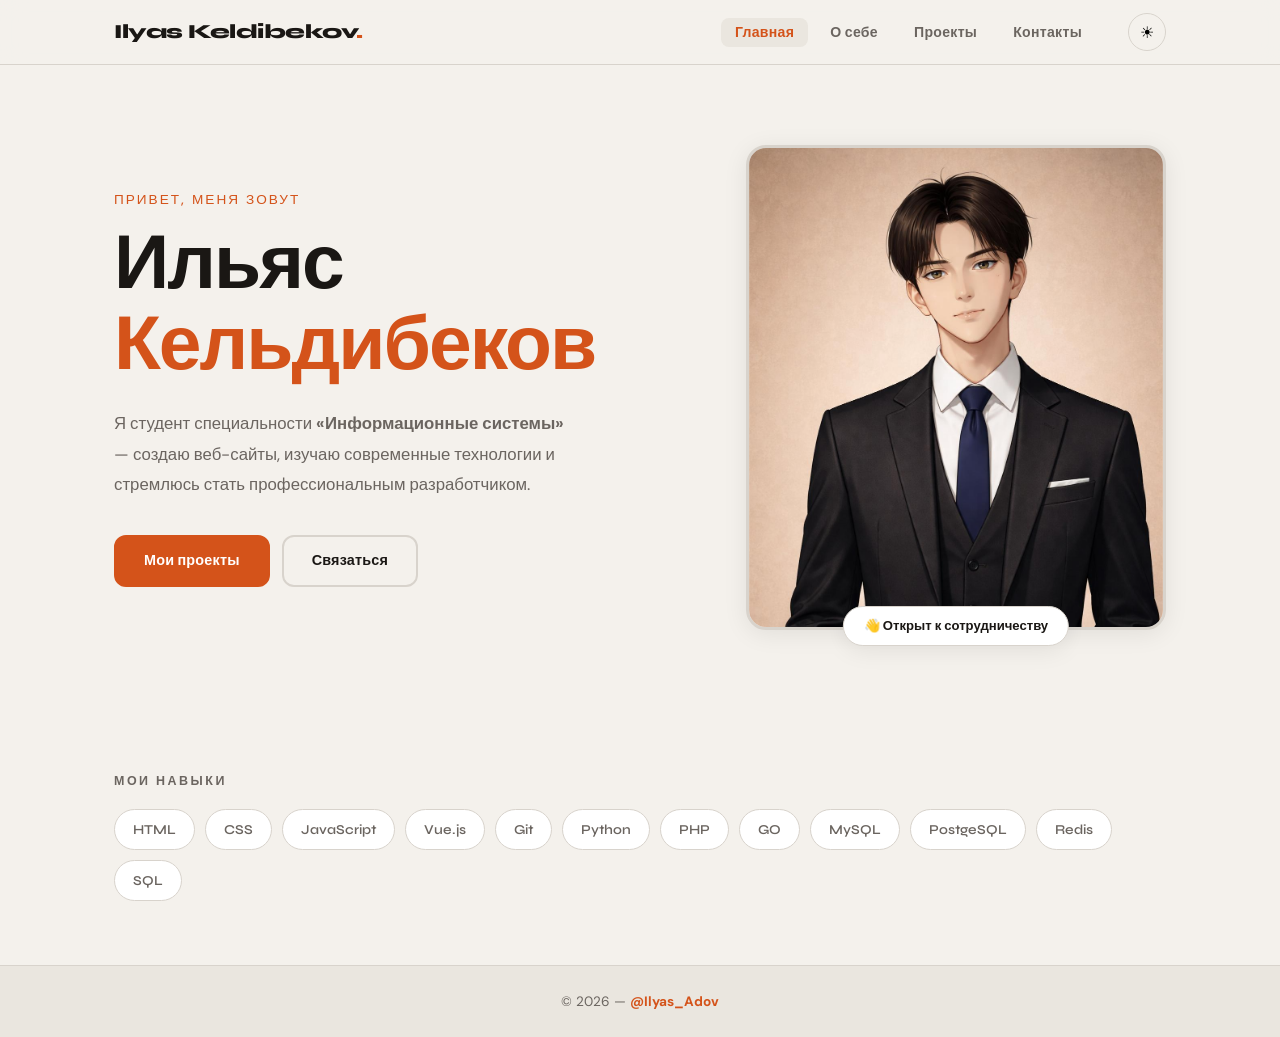
<file: index.html>
<!DOCTYPE html>
<html lang="ru">
<head>
  <meta charset="UTF-8">
  <meta name="viewport" content="width=device-width, initial-scale=1.0">
  <title>Портфолио — Главная</title>
  <link rel="stylesheet" href="style.css">
  <link href="https://fonts.googleapis.com/css2?family=Syne:wght@400;600;700;800&family=DM+Sans:ital,wght@0,300;0,400;0,500;1,300&display=swap" rel="stylesheet">
</head>
<body>

  <header>
    <nav class="navbar">
      <a href="index.html" class="logo">Ilyas Keldibekov<span>.</span></a>
      <ul class="nav-links">
        <li><a href="index.html" class="active">Главная</a></li>
        <li><a href="about.html">О себе</a></li>
        <li><a href="projects.html">Проекты</a></li>
        <li><a href="contact.html">Контакты</a></li>
      </ul>
      <button class="theme-toggle" id="themeToggle" aria-label="Сменить тему">
        <span class="theme-icon">☀</span>
      </button>
      <button class="burger" id="burger" aria-label="Меню">
        <span></span><span></span><span></span>
      </button>
    </nav>
  </header>

  <main>
    <section class="hero">
      <div class="hero-content">
        <p class="hero-label">Привет, меня зовут</p>
        <h1 class="hero-title">Ильяс <br><em>Кельдибеков</em></h1>
        <p class="hero-desc">Я студент специальности <strong>«Информационные системы»</strong> — создаю веб-сайты, изучаю современные технологии и стремлюсь стать профессиональным разработчиком.</p>
        <div class="hero-actions">
          <a href="projects.html" class="btn btn-primary">Мои проекты</a>
          <a href="contact.html" class="btn btn-outline">Связаться</a>
        </div>
      </div>
      <div class="hero-photo">
        <div class="photo-frame">
          <img src="./photo.png" alt="Моё фото"/>
        </div>
        <div class="photo-badge">👋 Открыт к сотрудничеству</div>
      </div>
    </section>

    <section class="skills-preview">
      <h2 class="section-label">Мои навыки</h2>
      <div class="skills-grid">
        <div class="skill-chip">HTML</div>
        <div class="skill-chip">CSS</div>
        <div class="skill-chip">JavaScript</div>
        <div class="skill-chip">Vue.js</div>
        <div class="skill-chip">Git</div>
        <div class="skill-chip">Python</div>
        <div class="skill-chip">PHP</div>
        <div class="skill-chip">GO</div>
        <div class="skill-chip">MySQL</div>
        <div class="skill-chip">PostgeSQL</div>
        <div class="skill-chip">Redis</div>
        <div class="skill-chip">SQL</div>
      </div>
    </section>
  </main>

  <footer>
    <p>&copy; <span id="year"></span> — <span class="nick">@Ilyas_Adov</span></p>
  </footer>

  <script src="script.js"></script>
</body>
</html>
</file>
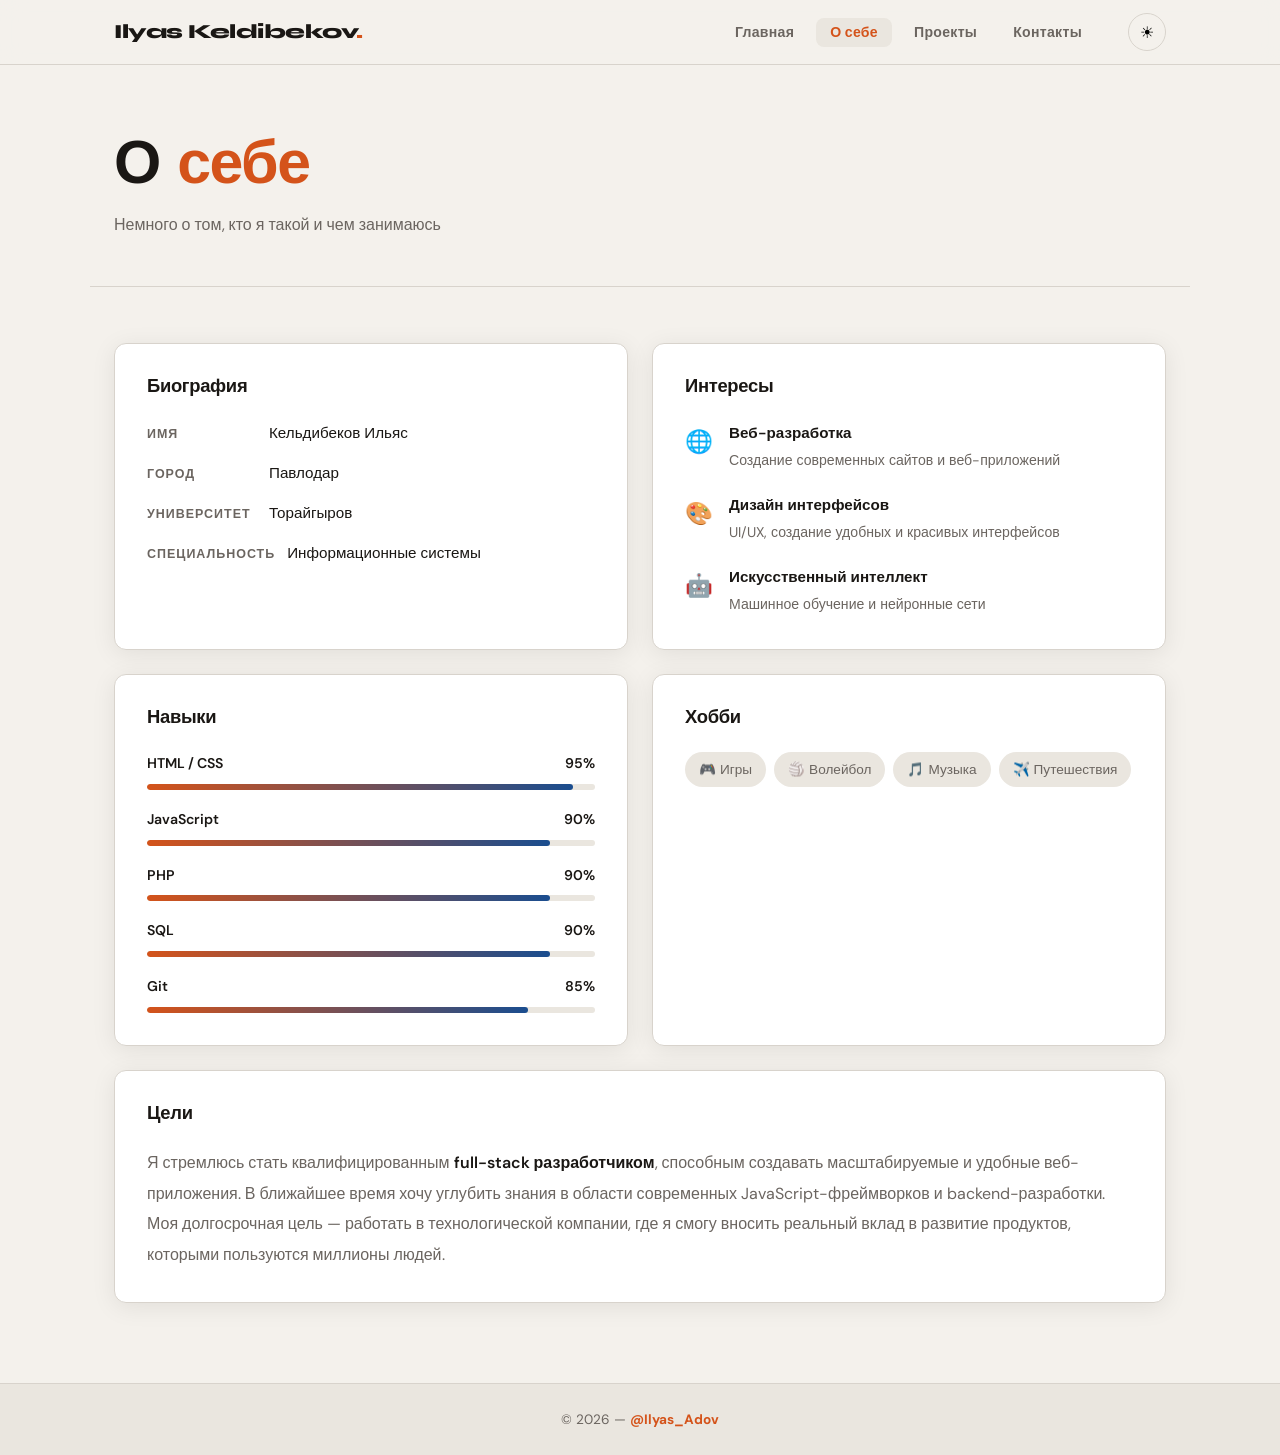
<file: about.html>
<!DOCTYPE html>
<html lang="ru">
<head>
  <meta charset="UTF-8">
  <meta name="viewport" content="width=device-width, initial-scale=1.0">
  <title>Портфолио — О себе</title>
  <link rel="stylesheet" href="style.css">
  <link href="https://fonts.googleapis.com/css2?family=Syne:wght@400;600;700;800&family=DM+Sans:ital,wght@0,300;0,400;0,500;1,300&display=swap" rel="stylesheet">
</head>
<body>

  <header>
    <nav class="navbar">
      <a href="index.html" class="logo">Ilyas Keldibekov<span>.</span></a>
      <ul class="nav-links">
        <li><a href="index.html">Главная</a></li>
        <li><a href="about.html" class="active">О себе</a></li>
        <li><a href="projects.html">Проекты</a></li>
        <li><a href="contact.html">Контакты</a></li>
      </ul>
      <button class="theme-toggle" id="themeToggle" aria-label="Сменить тему">
        <span class="theme-icon">☀</span>
      </button>
      <button class="burger" id="burger" aria-label="Меню">
        <span></span><span></span><span></span>
      </button>
    </nav>
  </header>

  <main>
    <section class="page-hero">
      <h1>О <em>себе</em></h1>
      <p class="page-sub">Немного о том, кто я такой и чем занимаюсь</p>
    </section>

    <section class="about-grid">
      <div class="about-bio card">
        <h2>Биография</h2>
        <ul class="bio-list">
          <li><span class="bio-label">Имя</span> Кельдибеков Ильяс</li>
          <li><span class="bio-label">Город</span> Павлодар</li>
          <li><span class="bio-label">Университет</span> Торайгыров</li>
          <li><span class="bio-label">Специальность</span> Информационные системы</li>
        </ul>
      </div>

      <div class="about-interests card">
        <h2>Интересы</h2>
        <div class="interests-list">
          <div class="interest-item">
            <span class="interest-icon">🌐</span>
            <div>
              <strong>Веб-разработка</strong>
              <p>Создание современных сайтов и веб-приложений</p>
            </div>
          </div>
          <div class="interest-item">
            <span class="interest-icon">🎨</span>
            <div>
              <strong>Дизайн интерфейсов</strong>
              <p>UI/UX, создание удобных и красивых интерфейсов</p>
            </div>
          </div>
          <div class="interest-item">
            <span class="interest-icon">🤖</span>
            <div>
              <strong>Искусственный интеллект</strong>
              <p>Машинное обучение и нейронные сети</p>
            </div>
          </div>
        </div>
      </div>

      <div class="about-skills card">
        <h2>Навыки</h2>
        <div class="skill-bars">
          <div class="skill-bar-item">
            <div class="skill-bar-header"><span>HTML / CSS</span><span>95%</span></div>
            <div class="skill-bar-track"><div class="skill-bar-fill" style="--pct:95%"></div></div>
          </div>
          <div class="skill-bar-item">
            <div class="skill-bar-header"><span>JavaScript</span><span>90%</span></div>
            <div class="skill-bar-track"><div class="skill-bar-fill" style="--pct:90%"></div></div>
          </div>
          <div class="skill-bar-item">
            <div class="skill-bar-header"><span>PHP</span><span>90%</span></div>
            <div class="skill-bar-track"><div class="skill-bar-fill" style="--pct:90%"></div></div>
          </div>
          <div class="skill-bar-item">
            <div class="skill-bar-header"><span>SQL</span><span>90%</span></div>
            <div class="skill-bar-track"><div class="skill-bar-fill" style="--pct:90%"></div></div>
          </div>
          <div class="skill-bar-item">
            <div class="skill-bar-header"><span>Git</span><span>85%</span></div>
            <div class="skill-bar-track"><div class="skill-bar-fill" style="--pct:85%"></div></div>
          </div>
        </div>
      </div>

      <div class="about-hobbies card">
        <h2>Хобби</h2>
        <div class="hobbies-grid">
          <div class="hobby-tag">🎮 Игры</div>
          <div class="hobby-tag">🏐 Волейбол</div>
          <div class="hobby-tag">🎵 Музыка</div>
          <div class="hobby-tag">✈️ Путешествия</div>
        </div>
      </div>

      <div class="about-goals card full-width">
        <h2>Цели</h2>
        <p>Я стремлюсь стать квалифицированным <strong>full-stack разработчиком</strong>, способным создавать масштабируемые и удобные веб-приложения. В ближайшее время хочу углубить знания в области современных JavaScript-фреймворков и backend-разработки. Моя долгосрочная цель — работать в технологической компании, где я смогу вносить реальный вклад в развитие продуктов, которыми пользуются миллионы людей.</p>
      </div>
    </section>
  </main>

  <footer>
    <p>&copy; <span id="year"></span> — <span class="nick">@Ilyas_Adov</span></p>
  </footer>

  <script src="script.js"></script>
</body>
</html>
</file>
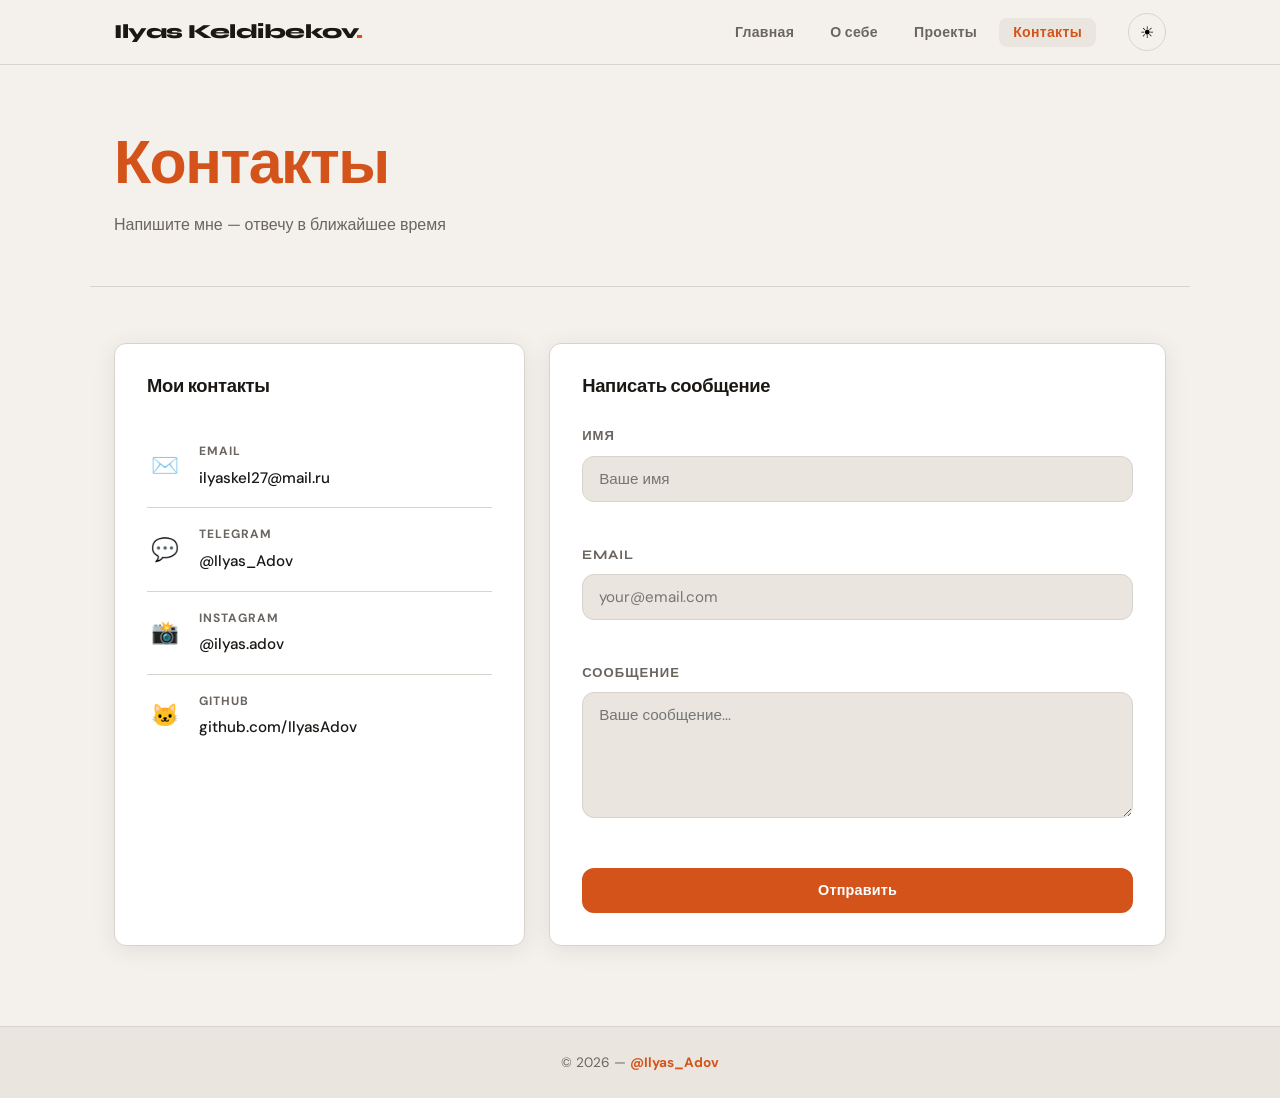
<file: contact.html>
<!DOCTYPE html>
<html lang="ru">
<head>
  <meta charset="UTF-8">
  <meta name="viewport" content="width=device-width, initial-scale=1.0">
  <title>Портфолио — Контакты</title>
  <link rel="stylesheet" href="style.css">
  <link href="https://fonts.googleapis.com/css2?family=Syne:wght@400;600;700;800&family=DM+Sans:ital,wght@0,300;0,400;0,500;1,300&display=swap" rel="stylesheet">
</head>
<body>

  <header>
    <nav class="navbar">
      <a href="index.html" class="logo">Ilyas Keldibekov<span>.</span></a>
      <ul class="nav-links">
        <li><a href="index.html">Главная</a></li>
        <li><a href="about.html">О себе</a></li>
        <li><a href="projects.html">Проекты</a></li>
        <li><a href="contact.html" class="active">Контакты</a></li>
      </ul>
      <button class="theme-toggle" id="themeToggle" aria-label="Сменить тему">
        <span class="theme-icon">☀</span>
      </button>
      <button class="burger" id="burger" aria-label="Меню">
        <span></span><span></span><span></span>
      </button>
    </nav>
  </header>

  <main>
    <section class="page-hero">
      <h1><em>Контакты</em></h1>
      <p class="page-sub">Напишите мне — отвечу в ближайшее время</p>
    </section>

    <section class="contact-layout">

      <div class="contact-info card">
        <h2>Мои контакты</h2>

        <div class="contact-item">
          <span class="contact-icon">✉️</span>
          <div>
            <p class="contact-label">Email</p>
            <a href="mailto:ilyaskel27@mail.ru">ilyaskel27@mail.ru</a>
          </div>
        </div>

        <div class="contact-item">
          <span class="contact-icon">💬</span>
          <div>
            <p class="contact-label">Telegram</p>
            <a href="https://t.me/Ilyas_Adov" target="_blank" rel="noopener">@Ilyas_Adov</a>
          </div>
        </div>

        <div class="contact-item">
          <span class="contact-icon">📸</span>
          <div>
            <p class="contact-label">Instagram</p>
            <a href="https://instagram.com/ilyas.adov" target="_blank" rel="noopener">@ilyas.adov</a>
          </div>
        </div>

        <div class="contact-item">
          <span class="contact-icon">🐱</span>
          <div>
            <p class="contact-label">GitHub</p>
            <a href="https://github.com/IlyasAdov" target="_blank" rel="noopener">github.com/IlyasAdov</a>
          </div>
        </div>
      </div>

      <div class="contact-form-wrap card">
        <h2>Написать сообщение</h2>
        <form id="contactForm" novalidate>
          <div class="form-group">
            <label for="name">Имя</label>
            <input type="text" id="name" name="name" placeholder="Ваше имя" required />
            <span class="error-msg" id="nameError"></span>
          </div>
          <div class="form-group">
            <label for="email">Email</label>
            <input type="email" id="email" name="email" placeholder="your@email.com" required />
            <span class="error-msg" id="emailError"></span>
          </div>
          <div class="form-group">
            <label for="message">Сообщение</label>
            <textarea id="message" name="message" rows="5" placeholder="Ваше сообщение..." required></textarea>
            <span class="error-msg" id="messageError"></span>
          </div>
          <button type="submit" class="btn btn-primary btn-full">Отправить</button>
          <div class="form-success" id="formSuccess">✅ Сообщение отправлено! Я свяжусь с вами в ближайшее время.</div>
        </form>
      </div>

    </section>
  </main>

  <footer>
    <p>&copy; <span id="year"></span> — <span class="nick">@Ilyas_Adov</span></p>
  </footer>

  <script src="script.js"></script>
</body>
</html>
</file>
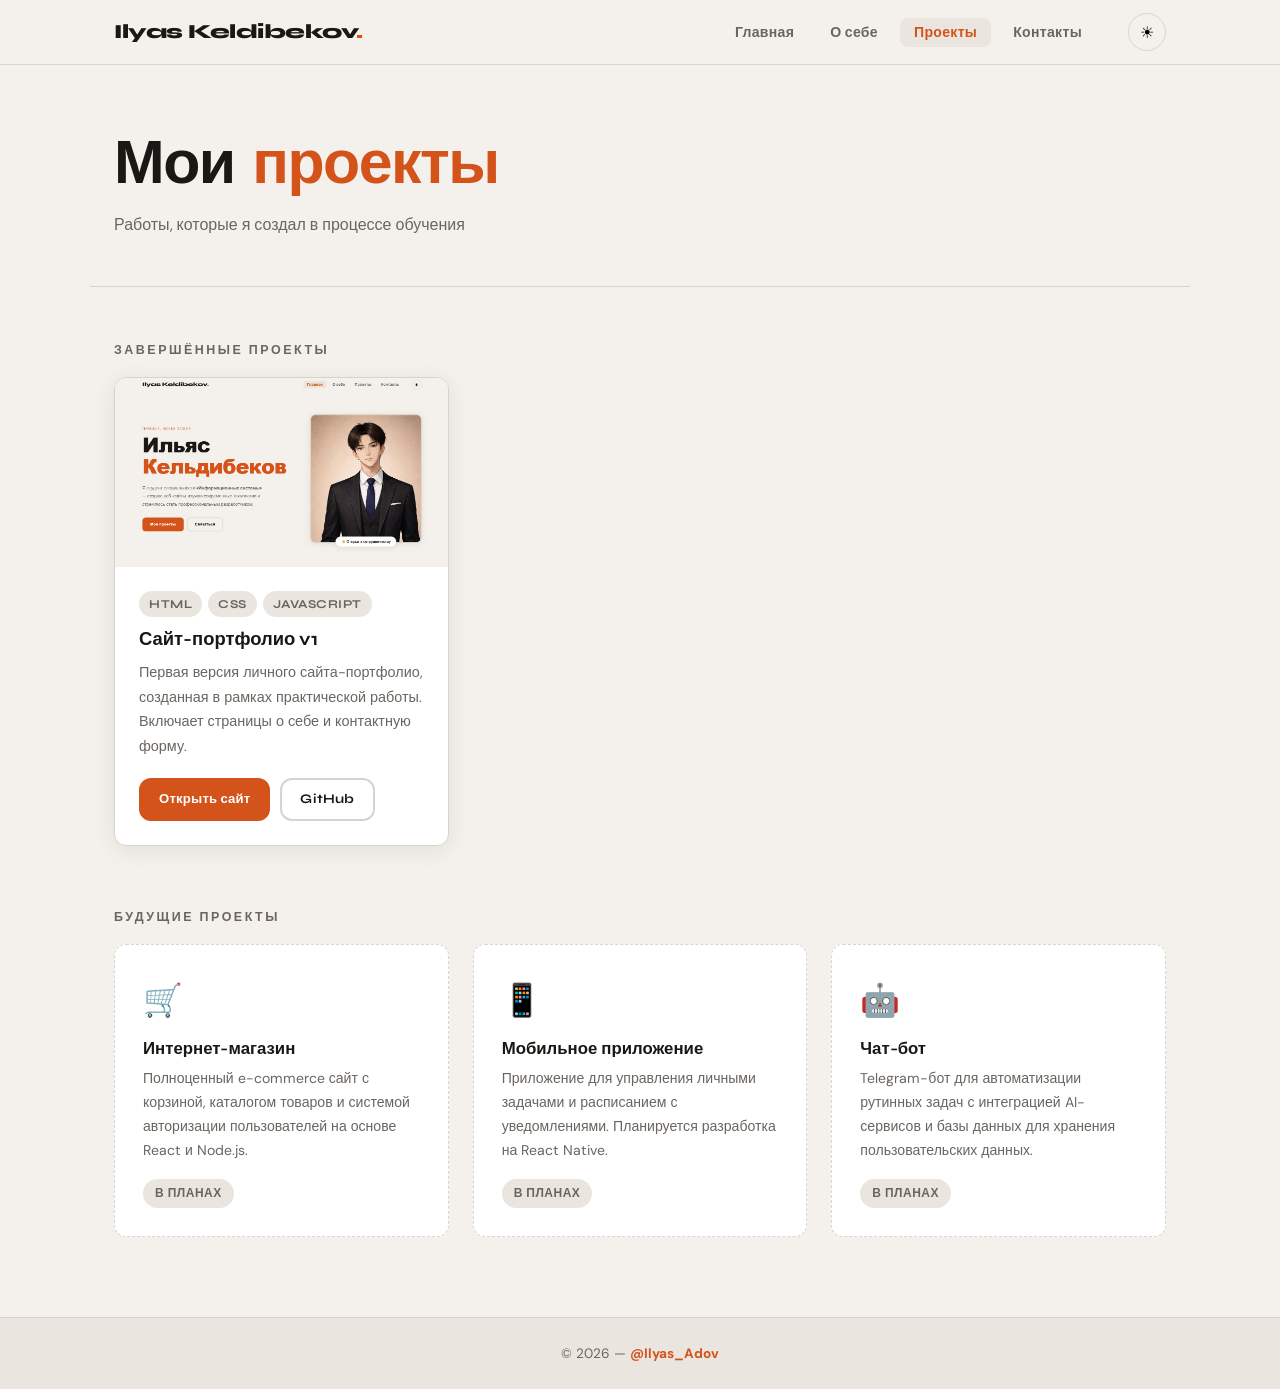
<file: projects.html>
<!DOCTYPE html>
<html lang="ru">
<head>
  <meta charset="UTF-8">
  <meta name="viewport" content="width=device-width, initial-scale=1.0">
  <title>Портфолио — Проекты</title>
  <link rel="stylesheet" href="style.css">
  <link href="https://fonts.googleapis.com/css2?family=Syne:wght@400;600;700;800&family=DM+Sans:ital,wght@0,300;0,400;0,500;1,300&display=swap" rel="stylesheet">
</head>
<body>

  <header>
    <nav class="navbar">
      <a href="index.html" class="logo">Ilyas Keldibekov<span>.</span></a>
      <ul class="nav-links">
        <li><a href="index.html">Главная</a></li>
        <li><a href="about.html">О себе</a></li>
        <li><a href="projects.html" class="active">Проекты</a></li>
        <li><a href="contact.html">Контакты</a></li>
      </ul>
      <button class="theme-toggle" id="themeToggle" aria-label="Сменить тему">
        <span class="theme-icon">☀</span>
      </button>
      <button class="burger" id="burger" aria-label="Меню">
        <span></span><span></span><span></span>
      </button>
    </nav>
  </header>

  <main>
    <section class="page-hero">
      <h1>Мои <em>проекты</em></h1>
      <p class="page-sub">Работы, которые я создал в процессе обучения</p>
    </section>

    <section class="projects-section">
      <h2 class="section-label">Завершённые проекты</h2>
      <div class="projects-grid">

        <article class="project-card">
          <div class="project-img">
            <img src="./project.png" alt="Скриншот проекта 1" />
          </div>
          <div class="project-body">
            <div class="project-tags">
              <span class="tag">HTML</span>
              <span class="tag">CSS</span>
              <span class="tag">JavaScript</span>
            </div>
            <h3>Сайт-портфолио v1</h3>
            <p>Первая версия личного сайта-портфолио, созданная в рамках практической работы. Включает страницы о себе и контактную форму.</p>
            <div class="project-links">
              <a href="/" class="btn btn-sm btn-primary">Открыть сайт</a>
              <a href="https://github.com/IlyasAdov/portfolio" class="btn btn-sm btn-outline">GitHub</a>
            </div>
          </div>
        </article>

      </div>
    </section>

    <section class="future-projects">
      <h2 class="section-label">Будущие проекты</h2>
      <div class="future-grid">
        <div class="future-card">
          <div class="future-icon">🛒</div>
          <h3>Интернет-магазин</h3>
          <p>Полноценный e-commerce сайт с корзиной, каталогом товаров и системой авторизации пользователей на основе React и Node.js.</p>
          <span class="future-badge">В планах</span>
        </div>
        <div class="future-card">
          <div class="future-icon">📱</div>
          <h3>Мобильное приложение</h3>
          <p>Приложение для управления личными задачами и расписанием с уведомлениями. Планируется разработка на React Native.</p>
          <span class="future-badge">В планах</span>
        </div>
        <div class="future-card">
          <div class="future-icon">🤖</div>
          <h3>Чат-бот</h3>
          <p>Telegram-бот для автоматизации рутинных задач с интеграцией AI-сервисов и базы данных для хранения пользовательских данных.</p>
          <span class="future-badge">В планах</span>
        </div>
      </div>
    </section>
  </main>

  <footer>
    <p>&copy; <span id="year"></span> — <span class="nick">@Ilyas_Adov</span></p>
  </footer>

  <script src="script.js"></script>
</body>
</html>
</file>
<file: style.css>
/* ============================================
   PORTFOLIO SITE V2 — STYLES
   ============================================ */

/* --- Google Fonts --- */
@import url('https://fonts.googleapis.com/css2?family=Syne:wght@400;600;700;800&family=DM+Sans:ital,wght@0,300;0,400;0,500;1,300&display=swap');

/* --- CSS Variables (Light Theme) --- */
:root {
  --bg:          #f4f1ec;
  --bg-alt:      #eae6df;
  --card-bg:     #ffffff;
  --text:        #1a1714;
  --text-muted:  #6b6560;
  --accent:      #d4531a;
  --accent-2:    #1a4d8f;
  --border:      #d8d3cc;
  --nav-bg:      rgba(244, 241, 236, 0.92);
  --shadow:      0 4px 24px rgba(0,0,0,0.08);
  --radius:      12px;
  --font-head:   'Syne', sans-serif;
  --font-body:   'DM Sans', sans-serif;
  --transition:  0.3s ease;
}

/* --- Dark Theme --- */
body.dark {
  --bg:          #111014;
  --bg-alt:      #1a191e;
  --card-bg:     #1f1e24;
  --text:        #eeebf0;
  --text-muted:  #9590a0;
  --accent:      #ff6b35;
  --accent-2:    #5b9bf5;
  --border:      #2e2c36;
  --nav-bg:      rgba(17, 16, 20, 0.94);
  --shadow:      0 4px 24px rgba(0,0,0,0.35);
}

/* --- Reset & Base --- */
*, *::before, *::after { box-sizing: border-box; margin: 0; padding: 0; }

html { scroll-behavior: smooth; }

body {
  font-family: var(--font-body);
  font-size: 16px;
  line-height: 1.7;
  color: var(--text);
  background: var(--bg);
  transition: background var(--transition), color var(--transition);
  min-height: 100vh;
  display: flex;
  flex-direction: column;
}

main { flex: 1; }

img { max-width: 100%; display: block; }

a { color: var(--accent); text-decoration: none; transition: color var(--transition); }
a:hover { color: var(--accent-2); }

h1, h2, h3 { font-family: var(--font-head); line-height: 1.15; }

/* ============================================
   HEADER & NAV
   ============================================ */
header {
  position: sticky;
  top: 0;
  z-index: 100;
  background: var(--nav-bg);
  backdrop-filter: blur(12px);
  -webkit-backdrop-filter: blur(12px);
  border-bottom: 1px solid var(--border);
  transition: background var(--transition), border-color var(--transition);
}

.navbar {
  max-width: 1100px;
  margin: 0 auto;
  padding: 0 24px;
  height: 64px;
  display: flex;
  align-items: center;
  gap: 32px;
}

.logo {
  font-family: var(--font-head);
  font-weight: 800;
  font-size: 1.25rem;
  color: var(--text);
  letter-spacing: -0.5px;
  margin-right: auto;
}
.logo span { color: var(--accent); }
.logo:hover { color: var(--text); }

.nav-links {
  display: flex;
  list-style: none;
  gap: 8px;
}

.nav-links a {
  font-family: var(--font-head);
  font-weight: 600;
  font-size: 0.88rem;
  color: var(--text-muted);
  padding: 6px 14px;
  border-radius: 8px;
  letter-spacing: 0.3px;
  transition: background var(--transition), color var(--transition);
}
.nav-links a:hover,
.nav-links a.active {
  color: var(--text);
  background: var(--bg-alt);
}
.nav-links a.active {
  color: var(--accent);
}

/* Theme toggle */
.theme-toggle {
  width: 38px;
  height: 38px;
  border: 1.5px solid var(--border);
  border-radius: 50%;
  background: transparent;
  cursor: pointer;
  display: flex;
  align-items: center;
  justify-content: center;
  font-size: 1rem;
  transition: border-color var(--transition), background var(--transition);
  flex-shrink: 0;
}
.theme-toggle:hover { background: var(--bg-alt); border-color: var(--accent); }

/* Burger */
.burger {
  display: none;
  flex-direction: column;
  gap: 5px;
  background: none;
  border: none;
  cursor: pointer;
  padding: 4px;
}
.burger span {
  display: block;
  width: 22px;
  height: 2px;
  background: var(--text);
  border-radius: 2px;
  transition: transform var(--transition), opacity var(--transition);
}

/* ============================================
   BUTTONS
   ============================================ */
.btn {
  display: inline-flex;
  align-items: center;
  gap: 8px;
  font-family: var(--font-head);
  font-weight: 700;
  font-size: 0.9rem;
  padding: 12px 28px;
  border-radius: var(--radius);
  border: 2px solid transparent;
  cursor: pointer;
  transition: all var(--transition);
  letter-spacing: 0.2px;
  text-align: center;
}
.btn-primary {
  background: var(--accent);
  color: #fff;
  border-color: var(--accent);
}
.btn-primary:hover {
  background: transparent;
  color: var(--accent);
}
.btn-outline {
  background: transparent;
  color: var(--text);
  border-color: var(--border);
}
.btn-outline:hover {
  border-color: var(--accent);
  color: var(--accent);
}
.btn-sm { padding: 8px 18px; font-size: 0.82rem; }
.btn-full { width: 100%; justify-content: center; }

/* ============================================
   HERO (index.html)
   ============================================ */
.hero {
  max-width: 1100px;
  margin: 0 auto;
  padding: 80px 24px 64px;
  display: grid;
  grid-template-columns: 1fr 420px;
  gap: 64px;
  align-items: center;
}

.hero-label {
  font-size: 0.85rem;
  font-weight: 500;
  letter-spacing: 2px;
  text-transform: uppercase;
  color: var(--accent);
  margin-bottom: 12px;
}

.hero-title {
  font-size: clamp(2.8rem, 6vw, 5rem);
  font-weight: 800;
  line-height: 1.05;
  margin-bottom: 24px;
  color: var(--text);
  letter-spacing: -2px;
}
.hero-title em {
  font-style: normal;
  color: var(--accent);
}

.hero-desc {
  font-size: 1.05rem;
  color: var(--text-muted);
  max-width: 460px;
  margin-bottom: 36px;
  line-height: 1.8;
}

.hero-actions { display: flex; gap: 12px; flex-wrap: wrap; }

.hero-photo { position: relative; }
.photo-frame {
  border-radius: 20px;
  overflow: hidden;
  border: 3px solid var(--border);
  box-shadow: var(--shadow);
  transition: border-color var(--transition);
}
.photo-frame img { width: 100%; aspect-ratio: 380/440; object-fit: cover; }

.photo-badge {
  position: absolute;
  bottom: -16px;
  left: 50%;
  transform: translateX(-50%);
  background: var(--card-bg);
  border: 1.5px solid var(--border);
  border-radius: 50px;
  padding: 8px 20px;
  font-size: 0.82rem;
  font-weight: 600;
  color: var(--text);
  white-space: nowrap;
  box-shadow: var(--shadow);
}

/* Skills preview */
.skills-preview {
  max-width: 1100px;
  margin: 80px auto 64px;
  padding: 0 24px;
}

.section-label {
  font-family: var(--font-head);
  font-size: 0.78rem;
  font-weight: 700;
  letter-spacing: 2.5px;
  text-transform: uppercase;
  color: var(--text-muted);
  margin-bottom: 20px;
}

.skills-grid { display: flex; flex-wrap: wrap; gap: 10px; }

.skill-chip {
  padding: 8px 18px;
  border: 1.5px solid var(--border);
  border-radius: 50px;
  font-family: var(--font-head);
  font-size: 0.85rem;
  font-weight: 600;
  color: var(--text-muted);
  background: var(--card-bg);
  transition: all var(--transition);
  cursor: default;
}
.skill-chip:hover {
  border-color: var(--accent);
  color: var(--accent);
}

/* ============================================
   PAGE HERO (inner pages)
   ============================================ */
.page-hero {
  max-width: 1100px;
  margin: 0 auto;
  padding: 64px 24px 48px;
  border-bottom: 1px solid var(--border);
  margin-bottom: 56px;
}
.page-hero h1 {
  font-size: clamp(2.2rem, 5vw, 3.8rem);
  font-weight: 800;
  letter-spacing: -1.5px;
  margin-bottom: 12px;
}
.page-hero h1 em { font-style: normal; color: var(--accent); }
.page-sub {
  font-size: 1rem;
  color: var(--text-muted);
}

/* ============================================
   CARDS
   ============================================ */
.card {
  background: var(--card-bg);
  border: 1px solid var(--border);
  border-radius: var(--radius);
  padding: 32px;
  box-shadow: var(--shadow);
  transition: background var(--transition), border-color var(--transition);
}
.card h2 {
  font-size: 1.15rem;
  font-weight: 700;
  margin-bottom: 24px;
  color: var(--text);
  letter-spacing: -0.3px;
}

/* ============================================
   ABOUT PAGE
   ============================================ */
.about-grid {
  max-width: 1100px;
  margin: 0 auto 80px;
  padding: 0 24px;
  display: grid;
  grid-template-columns: 1fr 1fr;
  gap: 24px;
}
.full-width { grid-column: 1 / -1; }

.bio-list {
  list-style: none;
  display: flex;
  flex-direction: column;
  gap: 14px;
}
.bio-list li {
  display: flex;
  align-items: baseline;
  gap: 12px;
  font-size: 0.95rem;
  color: var(--text);
}
.bio-label {
  font-family: var(--font-head);
  font-size: 0.78rem;
  font-weight: 700;
  text-transform: uppercase;
  letter-spacing: 1px;
  color: var(--text-muted);
  min-width: 110px;
}

.interests-list { display: flex; flex-direction: column; gap: 20px; }
.interest-item { display: flex; gap: 16px; align-items: flex-start; }
.interest-icon { font-size: 1.4rem; flex-shrink: 0; margin-top: 2px; }
.interest-item strong { display: block; font-weight: 600; font-size: 0.95rem; margin-bottom: 2px; }
.interest-item p { font-size: 0.88rem; color: var(--text-muted); margin: 0; }

/* Skill bars */
.skill-bars { display: flex; flex-direction: column; gap: 18px; }
.skill-bar-item {}
.skill-bar-header {
  display: flex;
  justify-content: space-between;
  font-size: 0.88rem;
  font-weight: 600;
  margin-bottom: 8px;
  color: var(--text);
}
.skill-bar-track {
  height: 6px;
  background: var(--bg-alt);
  border-radius: 50px;
  overflow: hidden;
}
.skill-bar-fill {
  height: 100%;
  width: var(--pct);
  background: linear-gradient(90deg, var(--accent), var(--accent-2));
  border-radius: 50px;
  animation: fillBar 1s ease forwards;
  transform-origin: left;
}
@keyframes fillBar {
  from { width: 0; }
  to   { width: var(--pct); }
}

.hobbies-grid { display: flex; flex-wrap: wrap; gap: 8px; }
.hobby-tag {
  padding: 6px 14px;
  background: var(--bg-alt);
  border-radius: 50px;
  font-size: 0.85rem;
  font-weight: 500;
  color: var(--text-muted);
  cursor: default;
}

.about-goals p {
  font-size: 1rem;
  color: var(--text-muted);
  line-height: 1.9;
}
.about-goals strong { color: var(--text); font-weight: 600; }

/* ============================================
   PROJECTS PAGE
   ============================================ */
.projects-section {
  max-width: 1100px;
  margin: 0 auto;
  padding: 0 24px 64px;
}

.projects-grid {
  display: grid;
  grid-template-columns: repeat(auto-fill, minmax(320px, 1fr));
  gap: 24px;
  margin-top: 20px;
}

.project-card {
  background: var(--card-bg);
  border: 1px solid var(--border);
  border-radius: var(--radius);
  overflow: hidden;
  box-shadow: var(--shadow);
  transition: transform var(--transition), box-shadow var(--transition), border-color var(--transition);
}
.project-card:hover {
  transform: translateY(-4px);
  box-shadow: 0 12px 40px rgba(0,0,0,0.12);
  border-color: var(--accent);
}

.project-img img {
  width: 100%;
  aspect-ratio: 600/340;
  object-fit: cover;
}

.project-body { padding: 24px; }

.project-tags { display: flex; gap: 6px; flex-wrap: wrap; margin-bottom: 12px; }
.tag {
  font-size: 0.75rem;
  font-weight: 700;
  font-family: var(--font-head);
  text-transform: uppercase;
  letter-spacing: 0.5px;
  padding: 3px 10px;
  background: var(--bg-alt);
  border-radius: 50px;
  color: var(--text-muted);
}

.project-body h3 {
  font-size: 1.15rem;
  font-weight: 700;
  margin-bottom: 10px;
  color: var(--text);
}
.project-body p {
  font-size: 0.9rem;
  color: var(--text-muted);
  margin-bottom: 20px;
  line-height: 1.7;
}
.project-links { display: flex; gap: 10px; flex-wrap: wrap; }

/* Future projects */
.future-projects {
  max-width: 1100px;
  margin: 0 auto 80px;
  padding: 0 24px;
}
.future-grid {
  display: grid;
  grid-template-columns: repeat(auto-fill, minmax(280px, 1fr));
  gap: 24px;
  margin-top: 20px;
}
.future-card {
  background: var(--card-bg);
  border: 1px dashed var(--border);
  border-radius: var(--radius);
  padding: 28px;
  transition: border-color var(--transition), background var(--transition);
}
.future-card:hover { border-color: var(--accent); }
.future-icon { font-size: 2rem; margin-bottom: 12px; }
.future-card h3 {
  font-size: 1.05rem;
  font-weight: 700;
  margin-bottom: 8px;
  color: var(--text);
}
.future-card p {
  font-size: 0.88rem;
  color: var(--text-muted);
  line-height: 1.7;
  margin-bottom: 16px;
}
.future-badge {
  display: inline-block;
  font-size: 0.75rem;
  font-weight: 700;
  font-family: var(--font-head);
  text-transform: uppercase;
  letter-spacing: 0.5px;
  padding: 4px 12px;
  background: var(--bg-alt);
  border-radius: 50px;
  color: var(--text-muted);
}

/* ============================================
   CONTACT PAGE
   ============================================ */
.contact-layout {
  max-width: 1100px;
  margin: 0 auto 80px;
  padding: 0 24px;
  display: grid;
  grid-template-columns: 1fr 1.5fr;
  gap: 24px;
  align-start: flex-start;
}

.contact-info h2, .contact-form-wrap h2 { margin-bottom: 28px; }

.contact-item {
  display: flex;
  align-items: center;
  gap: 16px;
  padding: 16px 0;
  border-bottom: 1px solid var(--border);
}
.contact-item:last-of-type { border-bottom: none; }
.contact-icon { font-size: 1.4rem; flex-shrink: 0; width: 36px; text-align: center; }
.contact-label {
  font-size: 0.75rem;
  font-weight: 700;
  text-transform: uppercase;
  letter-spacing: 1px;
  color: var(--text-muted);
  margin-bottom: 2px;
}
.contact-item a {
  font-size: 0.95rem;
  color: var(--text);
  font-weight: 500;
}
.contact-item a:hover { color: var(--accent); }

/* Form */
.form-group { margin-bottom: 20px; }
.form-group label {
  display: block;
  font-size: 0.82rem;
  font-weight: 700;
  font-family: var(--font-head);
  text-transform: uppercase;
  letter-spacing: 1px;
  color: var(--text-muted);
  margin-bottom: 8px;
}
.form-group input,
.form-group textarea {
  width: 100%;
  padding: 12px 16px;
  background: var(--bg-alt);
  border: 1.5px solid var(--border);
  border-radius: var(--radius);
  font-family: var(--font-body);
  font-size: 0.95rem;
  color: var(--text);
  outline: none;
  transition: border-color var(--transition), background var(--transition);
  resize: vertical;
}
.form-group input:focus,
.form-group textarea:focus {
  border-color: var(--accent);
  background: var(--card-bg);
}
.form-group input.invalid,
.form-group textarea.invalid {
  border-color: #e05252;
}
.error-msg {
  display: block;
  font-size: 0.8rem;
  color: #e05252;
  margin-top: 4px;
  min-height: 18px;
}
.form-success {
  display: none;
  margin-top: 16px;
  padding: 14px 20px;
  background: #eafaf0;
  border: 1px solid #6dd48e;
  border-radius: var(--radius);
  color: #217a40;
  font-size: 0.92rem;
  font-weight: 500;
}
body.dark .form-success {
  background: #1a2e22;
  border-color: #3a7a50;
  color: #7ddaa4;
}
.form-success.visible { display: block; }

/* ============================================
   FOOTER
   ============================================ */
footer {
  border-top: 1px solid var(--border);
  padding: 24px;
  text-align: center;
  font-size: 0.85rem;
  color: var(--text-muted);
  background: var(--bg-alt);
  transition: background var(--transition), border-color var(--transition);
}
.nick { font-weight: 700; color: var(--accent); }

/* ============================================
   RESPONSIVE
   ============================================ */
@media (max-width: 900px) {
  .hero {
    grid-template-columns: 1fr;
    padding: 48px 24px;
    gap: 48px;
  }
  .hero-photo { max-width: 320px; margin: 0 auto; }
  .about-grid { grid-template-columns: 1fr; }
  .contact-layout { grid-template-columns: 1fr; }
}

@media (max-width: 680px) {
  .nav-links { display: none; }
  .nav-links.open {
    display: flex;
    flex-direction: column;
    position: absolute;
    top: 64px;
    left: 0;
    right: 0;
    background: var(--nav-bg);
    backdrop-filter: blur(12px);
    border-bottom: 1px solid var(--border);
    padding: 16px 24px 24px;
    gap: 4px;
  }
  .burger { display: flex; }
}

/* ============================================
   ANIMATIONS
   ============================================ */
@keyframes fadeUp {
  from { opacity: 0; transform: translateY(20px); }
  to   { opacity: 1; transform: translateY(0); }
}

.hero-content > * {
  animation: fadeUp 0.6s ease both;
}
.hero-label    { animation-delay: 0.05s; }
.hero-title    { animation-delay: 0.12s; }
.hero-desc     { animation-delay: 0.2s; }
.hero-actions  { animation-delay: 0.28s; }
.hero-photo    { animation: fadeUp 0.7s 0.15s ease both; }

.page-hero, .card, .project-card, .future-card {
  animation: fadeUp 0.5s ease both;
}
</file>
